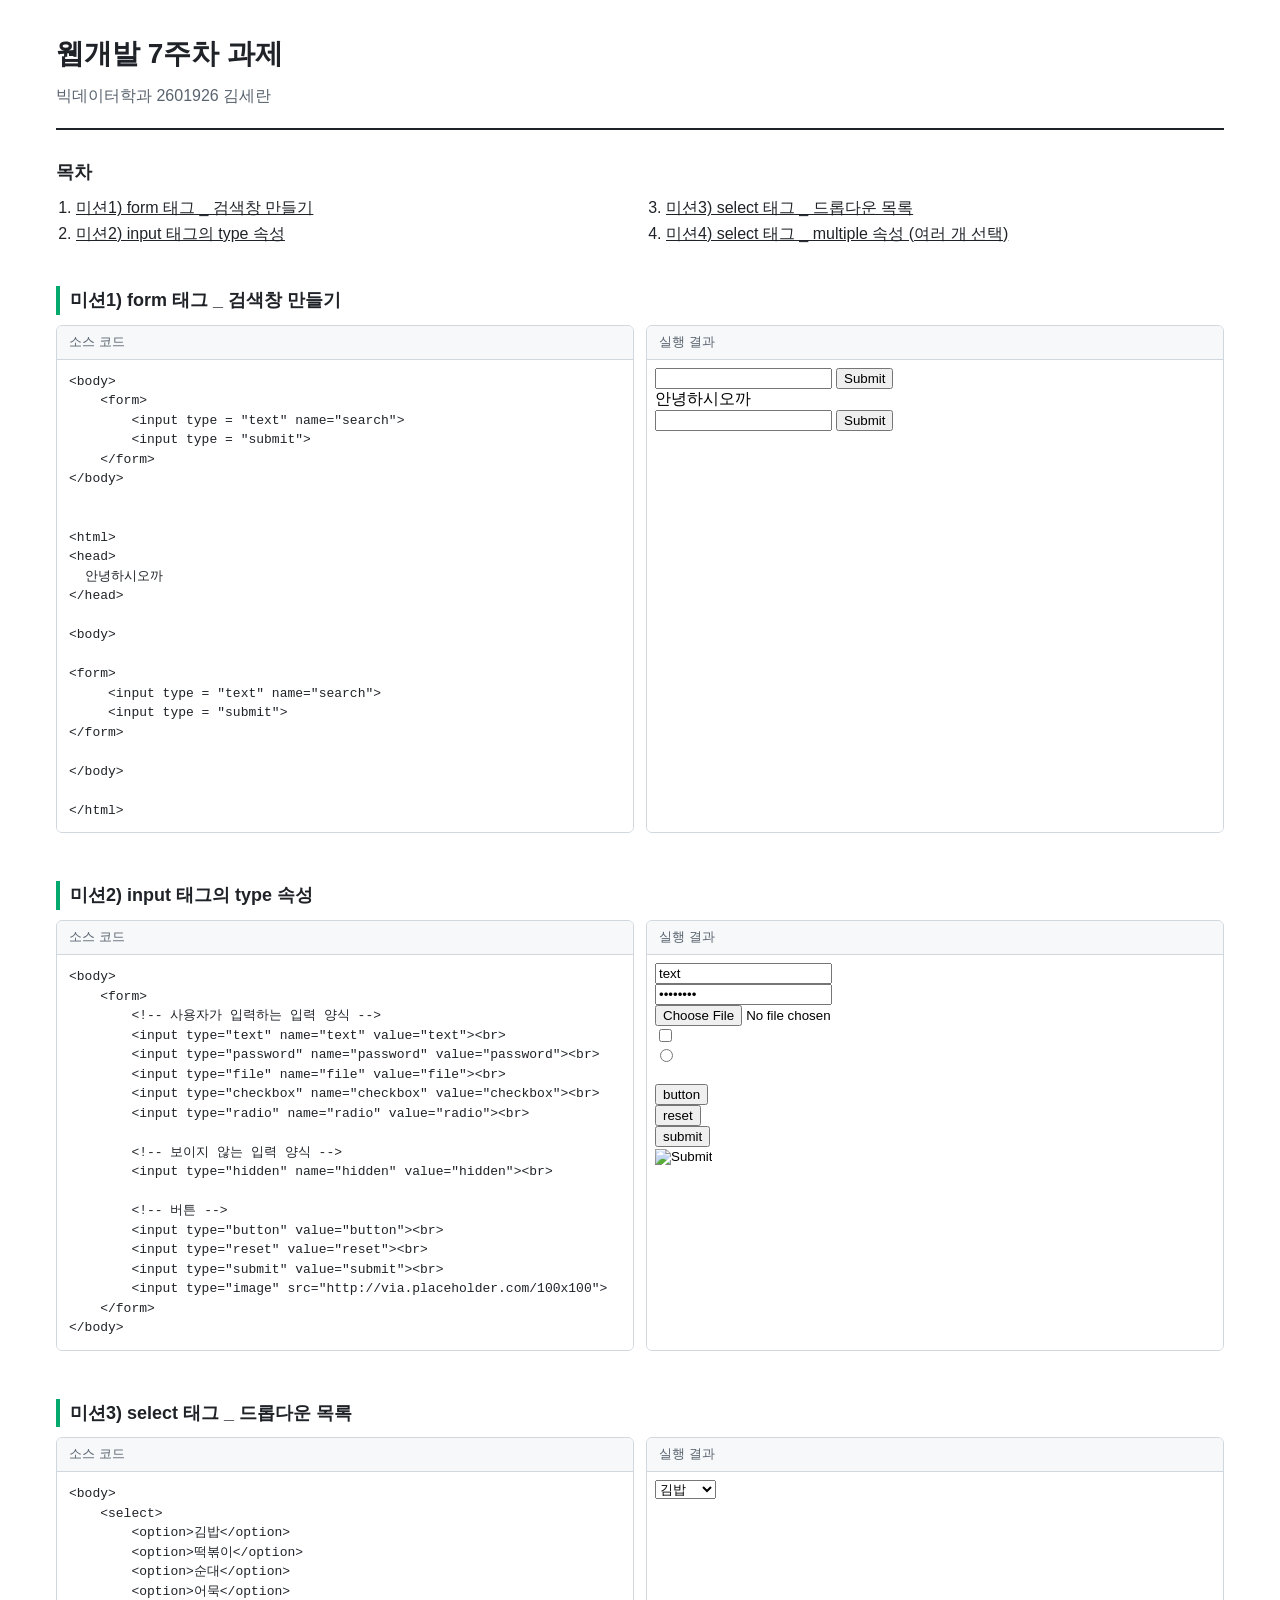
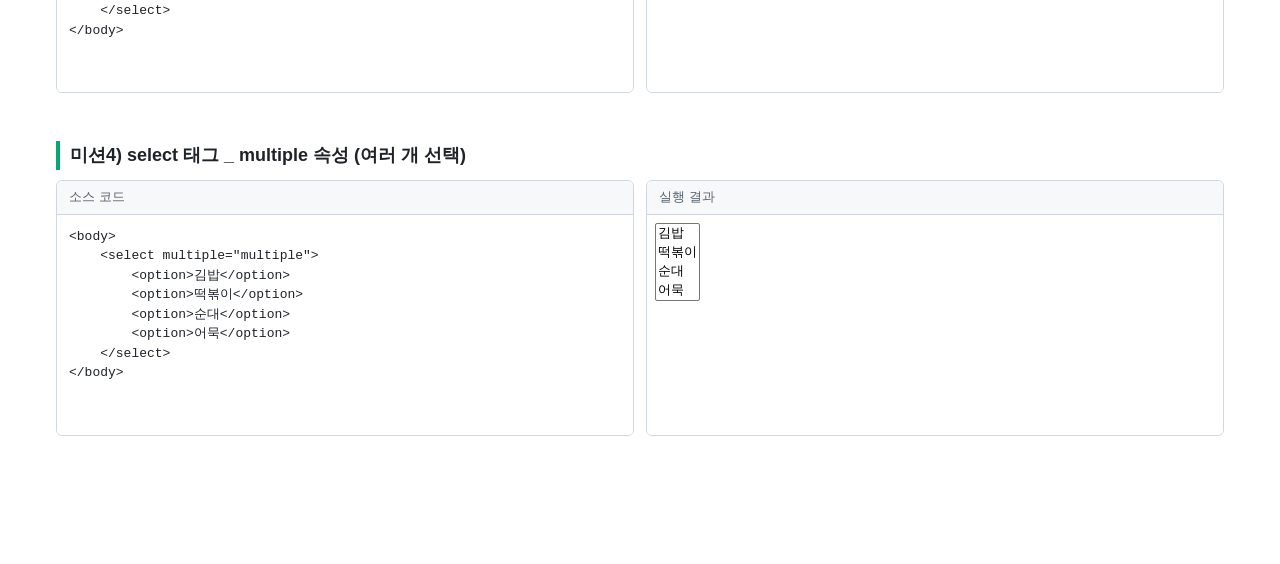
<file: W07/index.html>
<!DOCTYPE html>
<html lang="ko">
<head>
  <meta charset="UTF-8">
  <meta name="viewport" content="width=device-width, initial-scale=1">
  <title>웹개발 7주차 과제</title>
  <style>
    :root { --line:#d0d7de; --bar:#f6f8fa; --ink:#1f2328; --sub:#59636e; --accent:#04aa6d; }
    * { box-sizing: border-box; }
    body { margin:0; background:#fff; color:var(--ink);
      font-family: "Pretendard", "Malgun Gothic", "Apple SD Gothic Neo", sans-serif; line-height:1.6; }
    main { max-width:1200px; margin:0 auto; padding:32px 16px 80px; }
    header.cover { border-bottom:2px solid var(--ink); padding-bottom:20px; margin-bottom:28px; }
    header.cover h1 { margin:0 0 6px; font-size:28px; }
    header.cover p { margin:0; color:var(--sub); }
    nav h2 { font-size:18px; margin:0 0 8px; }
    nav ol { margin:0 0 40px; padding-left:20px; columns:2; column-gap:32px; }
    nav a { color:var(--ink); }
    section { margin:0 0 48px; scroll-margin-top:16px; }
    section h2 { font-size:18px; margin:0 0 10px; padding-left:10px; border-left:4px solid var(--accent); }
    .pair { display:grid; grid-template-columns:1fr 1fr; gap:12px; }
    .panel { border:1px solid var(--line); border-radius:6px; overflow:hidden; display:flex; flex-direction:column; min-width:0; }
    .bar { background:var(--bar); border-bottom:1px solid var(--line); padding:6px 12px; font-size:13px;
      color:var(--sub); display:flex; justify-content:space-between; }
    .bar a { color:var(--sub); }
    pre { margin:0; padding:12px; overflow:auto; font-size:13px; line-height:1.5; flex:1;
      font-family: Consolas, "D2Coding", monospace; background:#fff; }
    iframe { width:100%; min-height:220px; border:0; flex:1; background:#fff; }
    @media (max-width: 760px) { .pair { grid-template-columns:1fr; } nav ol { columns:1; } }
  </style>
</head>
<body>
<main>
  <header class="cover">
    <h1>웹개발 7주차 과제</h1>
    <p>빅데이터학과 2601926 김세란</p>
  </header>
  <nav>
    <h2>목차</h2>
    <ol>
      <li><a href="#m1">미션1) form 태그 _ 검색창 만들기</a></li>
      <li><a href="#m2">미션2) input 태그의 type 속성</a></li>
      <li><a href="#m3">미션3) select 태그 _ 드롭다운 목록</a></li>
      <li><a href="#m4">미션4) select 태그 _ multiple 속성 (여러 개 선택)</a></li>
    </ol>
  </nav>
  <section id="m1">
    <h2>미션1) form 태그 _ 검색창 만들기</h2>
    <div class="pair">
      <div class="panel">
        <div class="bar">소스 코드</div>
        <pre><code>&lt;body&gt;
    &lt;form&gt;
        &lt;input type = "text" name="search"&gt;
        &lt;input type = "submit"&gt;
    &lt;/form&gt;
&lt;/body&gt;


&lt;html&gt;
&lt;head&gt;
  안녕하시오까
&lt;/head&gt;

&lt;body&gt;

&lt;form&gt;
     &lt;input type = "text" name="search"&gt;
     &lt;input type = "submit"&gt;
&lt;/form&gt;

&lt;/body&gt;

&lt;/html&gt;</code></pre>
      </div>
      <div class="panel">
        <div class="bar">실행 결과</div>
        <iframe srcdoc="&lt;body&gt;
    &lt;form&gt;
        &lt;input type = &quot;text&quot; name=&quot;search&quot;&gt;
        &lt;input type = &quot;submit&quot;&gt;
    &lt;/form&gt;
&lt;/body&gt;


&lt;html&gt;
&lt;head&gt;
  안녕하시오까
&lt;/head&gt;

&lt;body&gt;

&lt;form&gt;
     &lt;input type = &quot;text&quot; name=&quot;search&quot;&gt;
     &lt;input type = &quot;submit&quot;&gt;
&lt;/form&gt;

&lt;/body&gt;

&lt;/html&gt;" title="미션1) 실행 결과"></iframe>
      </div>
    </div>
  </section>
  <section id="m2">
    <h2>미션2) input 태그의 type 속성</h2>
    <div class="pair">
      <div class="panel">
        <div class="bar">소스 코드</div>
        <pre><code>&lt;body&gt;
    &lt;form&gt;
        &lt;!-- 사용자가 입력하는 입력 양식 --&gt;
        &lt;input type="text" name="text" value="text"&gt;&lt;br&gt;
        &lt;input type="password" name="password" value="password"&gt;&lt;br&gt;
        &lt;input type="file" name="file" value="file"&gt;&lt;br&gt;
        &lt;input type="checkbox" name="checkbox" value="checkbox"&gt;&lt;br&gt;
        &lt;input type="radio" name="radio" value="radio"&gt;&lt;br&gt;

        &lt;!-- 보이지 않는 입력 양식 --&gt;
        &lt;input type="hidden" name="hidden" value="hidden"&gt;&lt;br&gt;

        &lt;!-- 버튼 --&gt;
        &lt;input type="button" value="button"&gt;&lt;br&gt;
        &lt;input type="reset" value="reset"&gt;&lt;br&gt;
        &lt;input type="submit" value="submit"&gt;&lt;br&gt;
        &lt;input type="image" src="http://via.placeholder.com/100x100"&gt;
    &lt;/form&gt;
&lt;/body&gt;</code></pre>
      </div>
      <div class="panel">
        <div class="bar">실행 결과</div>
        <iframe srcdoc="&lt;body&gt;
    &lt;form&gt;
        &lt;!-- 사용자가 입력하는 입력 양식 --&gt;
        &lt;input type=&quot;text&quot; name=&quot;text&quot; value=&quot;text&quot;&gt;&lt;br&gt;
        &lt;input type=&quot;password&quot; name=&quot;password&quot; value=&quot;password&quot;&gt;&lt;br&gt;
        &lt;input type=&quot;file&quot; name=&quot;file&quot; value=&quot;file&quot;&gt;&lt;br&gt;
        &lt;input type=&quot;checkbox&quot; name=&quot;checkbox&quot; value=&quot;checkbox&quot;&gt;&lt;br&gt;
        &lt;input type=&quot;radio&quot; name=&quot;radio&quot; value=&quot;radio&quot;&gt;&lt;br&gt;

        &lt;!-- 보이지 않는 입력 양식 --&gt;
        &lt;input type=&quot;hidden&quot; name=&quot;hidden&quot; value=&quot;hidden&quot;&gt;&lt;br&gt;

        &lt;!-- 버튼 --&gt;
        &lt;input type=&quot;button&quot; value=&quot;button&quot;&gt;&lt;br&gt;
        &lt;input type=&quot;reset&quot; value=&quot;reset&quot;&gt;&lt;br&gt;
        &lt;input type=&quot;submit&quot; value=&quot;submit&quot;&gt;&lt;br&gt;
        &lt;input type=&quot;image&quot; src=&quot;http://via.placeholder.com/100x100&quot;&gt;
    &lt;/form&gt;
&lt;/body&gt;" title="미션2) 실행 결과"></iframe>
      </div>
    </div>
  </section>
  <section id="m3">
    <h2>미션3) select 태그 _ 드롭다운 목록</h2>
    <div class="pair">
      <div class="panel">
        <div class="bar">소스 코드</div>
        <pre><code>&lt;body&gt;
    &lt;select&gt;
        &lt;option&gt;김밥&lt;/option&gt;
        &lt;option&gt;떡볶이&lt;/option&gt;
        &lt;option&gt;순대&lt;/option&gt;
        &lt;option&gt;어묵&lt;/option&gt;
    &lt;/select&gt;
&lt;/body&gt;</code></pre>
      </div>
      <div class="panel">
        <div class="bar">실행 결과</div>
        <iframe srcdoc="&lt;body&gt;
    &lt;select&gt;
        &lt;option&gt;김밥&lt;/option&gt;
        &lt;option&gt;떡볶이&lt;/option&gt;
        &lt;option&gt;순대&lt;/option&gt;
        &lt;option&gt;어묵&lt;/option&gt;
    &lt;/select&gt;
&lt;/body&gt;" title="미션3) 실행 결과"></iframe>
      </div>
    </div>
  </section>
  <section id="m4">
    <h2>미션4) select 태그 _ multiple 속성 (여러 개 선택)</h2>
    <div class="pair">
      <div class="panel">
        <div class="bar">소스 코드</div>
        <pre><code>&lt;body&gt;
    &lt;select multiple="multiple"&gt;
        &lt;option&gt;김밥&lt;/option&gt;
        &lt;option&gt;떡볶이&lt;/option&gt;
        &lt;option&gt;순대&lt;/option&gt;
        &lt;option&gt;어묵&lt;/option&gt;
    &lt;/select&gt;
&lt;/body&gt;</code></pre>
      </div>
      <div class="panel">
        <div class="bar">실행 결과</div>
        <iframe srcdoc="&lt;body&gt;
    &lt;select multiple=&quot;multiple&quot;&gt;
        &lt;option&gt;김밥&lt;/option&gt;
        &lt;option&gt;떡볶이&lt;/option&gt;
        &lt;option&gt;순대&lt;/option&gt;
        &lt;option&gt;어묵&lt;/option&gt;
    &lt;/select&gt;
&lt;/body&gt;" title="미션4) 실행 결과"></iframe>
      </div>
    </div>
  </section>
</main>
<script>
  // 결과 칸 높이를 내용에 맞추고, 결과 안의 링크는 새 탭에서 열리게 함
  function fit(f) {
    try {
      var d = f.contentDocument;
      if (!d || !d.body) return;
      d.querySelectorAll('a[href]').forEach(function (a) {
        if (!a.getAttribute('href').startsWith('#')) a.target = '_blank';
      });
      f.style.height = Math.max(220, d.documentElement.scrollHeight + 20) + 'px';
    } catch (e) {}
  }
  document.querySelectorAll('iframe').forEach(function (f) {
    f.addEventListener('load', function () { fit(f); });
    fit(f);
  });
  window.addEventListener('load', function () {
    document.querySelectorAll('iframe').forEach(fit);
  });
</script>
</body>
</html>
</file>
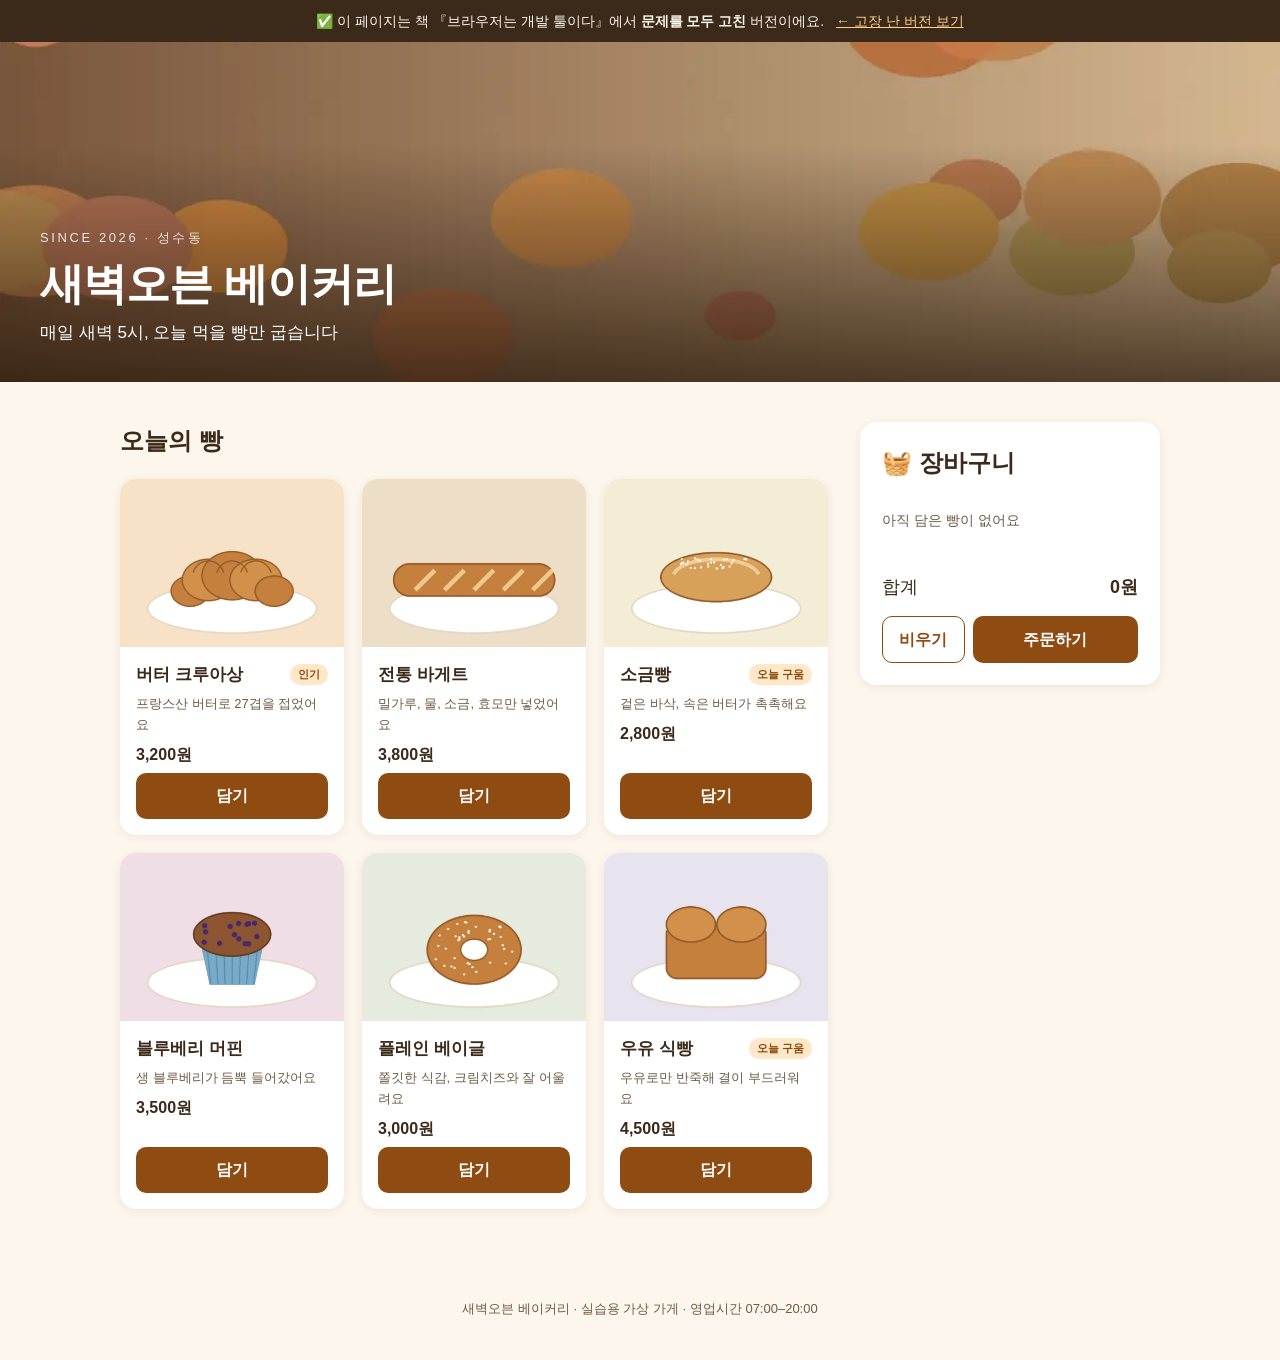
<file: devtools-lab/fixed/index.html>
<!DOCTYPE html>
<html lang="ko">
<head>
  <meta charset="UTF-8">
  <meta name="viewport" content="width=device-width, initial-scale=1.0">
  <title>새벽오븐 베이커리</title>
  <meta name="description" content="매일 새벽 5시에 굽는 성수동 동네 빵집, 새벽오븐 베이커리의 오늘의 빵 메뉴와 장바구니">
  <link rel="icon" href="images/favicon.svg" type="image/svg+xml">
  <link rel="stylesheet" href="style.css">
</head>
<body>
  <div class="lab-note">
    ✅ 이 페이지는 책 『브라우저는 개발 툴이다』에서 <b>문제를 모두 고친</b> 버전이에요.
    <a href="../">← 고장 난 버전 보기</a>
  </div>

  <header class="hero">
    <img src="images/hero.webp" class="hero-bg" alt="" width="1200" height="660" fetchpriority="high">
    <div class="hero-text">
      <p class="eyebrow">SINCE 2026 · 성수동</p>
      <h1>새벽오븐 베이커리</h1>
      <p class="tagline">매일 새벽 5시, 오늘 먹을 빵만 굽습니다</p>
    </div>
  </header>

  <main>
    <section class="menu">
      <h2>오늘의 빵</h2>
      <div id="menu-list" class="menu-list">
        <!-- 고침: 카드를 미리 그려 두어 menu.json이 늦게 와도 화면이 밀리지 않아요(CLS) -->
    <article class="card">
      <img src="images/croissant.webp" alt="버터 크루아상" width="400" height="300" loading="lazy">
      <div class="card-body">
        <div class="card-title">
          <h3>버터 크루아상</h3>
          <span class="badge">인기</span>
        </div>
        <p class="desc">프랑스산 버터로 27겹을 접었어요</p>
        <p class="price">3,200원</p>
        <button class="add-btn" data-name="버터 크루아상" data-price="3200">담기</button>
      </div>
    </article>
    <article class="card">
      <img src="images/baguette.webp" alt="전통 바게트" width="400" height="300" loading="lazy">
      <div class="card-body">
        <div class="card-title">
          <h3>전통 바게트</h3>
          
        </div>
        <p class="desc">밀가루, 물, 소금, 효모만 넣었어요</p>
        <p class="price">3,800원</p>
        <button class="add-btn" data-name="전통 바게트" data-price="3800">담기</button>
      </div>
    </article>
    <article class="card">
      <img src="images/salt-bread.webp" alt="소금빵" width="400" height="300" loading="lazy">
      <div class="card-body">
        <div class="card-title">
          <h3>소금빵</h3>
          <span class="badge">오늘 구움</span>
        </div>
        <p class="desc">겉은 바삭, 속은 버터가 촉촉해요</p>
        <p class="price">2,800원</p>
        <button class="add-btn" data-name="소금빵" data-price="2800">담기</button>
      </div>
    </article>
    <article class="card">
      <img src="images/muffin.webp" alt="블루베리 머핀" width="400" height="300" loading="lazy">
      <div class="card-body">
        <div class="card-title">
          <h3>블루베리 머핀</h3>
          
        </div>
        <p class="desc">생 블루베리가 듬뿍 들어갔어요</p>
        <p class="price">3,500원</p>
        <button class="add-btn" data-name="블루베리 머핀" data-price="3500">담기</button>
      </div>
    </article>
    <article class="card">
      <img src="images/bagel.webp" alt="플레인 베이글" width="400" height="300" loading="lazy">
      <div class="card-body">
        <div class="card-title">
          <h3>플레인 베이글</h3>
          
        </div>
        <p class="desc">쫄깃한 식감, 크림치즈와 잘 어울려요</p>
        <p class="price">3,000원</p>
        <button class="add-btn" data-name="플레인 베이글" data-price="3000">담기</button>
      </div>
    </article>
    <article class="card">
      <img src="images/milk-loaf.webp" alt="우유 식빵" width="400" height="300" loading="lazy">
      <div class="card-body">
        <div class="card-title">
          <h3>우유 식빵</h3>
          <span class="badge">오늘 구움</span>
        </div>
        <p class="desc">우유로만 반죽해 결이 부드러워요</p>
        <p class="price">4,500원</p>
        <button class="add-btn" data-name="우유 식빵" data-price="4500">담기</button>
      </div>
    </article>
      </div>
    </section>

    <aside class="cart">
      <h2>🧺 장바구니</h2>
      <ul id="cart-list"></ul>
      <p id="order-msg" class="order-msg" role="status"></p>
      <p class="total">합계 <strong id="cart-total">0원</strong></p>
      <div class="cart-buttons">
        <button id="clear-btn" class="ghost">비우기</button>
        <button id="order-btn">주문하기</button>
      </div>
    </aside>
  </main>

  <footer>
    <p>새벽오븐 베이커리 · 실습용 가상 가게 · 영업시간 07:00–20:00</p>
  </footer>

  <script src="app.js"></script>
</body>
</html>
</file>
<file: devtools-lab/fixed/style.css>
* { box-sizing: border-box; margin: 0; padding: 0; }

body {
  font-family: "Pretendard", "Noto Sans KR", "Apple SD Gothic Neo", sans-serif;
  background: #fdf6ec;
  color: #3b2a1a;
  line-height: 1.6;
}

.lab-note {
  background: #3b2a1a;
  color: #fdf6ec;
  font-size: 14px;
  padding: 10px 20px;
  text-align: center;
}
.lab-note a { color: #ffcf8a; margin-left: 8px; }

/* ---------- 상단 히어로 ---------- */
.hero {
  position: relative;
  height: 340px;
  overflow: hidden;
  display: flex;
  align-items: flex-end;
}
.hero-bg {
  position: absolute;
  inset: 0;
  width: 100%;
  height: 100%;
  object-fit: cover;
}
.hero-text {
  position: relative;
  padding: 36px 40px;
  color: #fff;
}
.eyebrow { font-size: 13px; letter-spacing: .2em; opacity: .85; }
.hero h1 { font-size: 44px; font-weight: 800; letter-spacing: -.02em; }

/* 고침: 사진 위에 어두운 그라데이션을 깔고 글자는 흰색으로 */
.hero::after {
  content: "";
  position: absolute;
  inset: 0;
  background: linear-gradient(to top, rgba(40, 24, 10, .75), rgba(40, 24, 10, 0) 70%);
}
.hero-text { z-index: 1; }
.tagline {
  color: #ffffff;
  font-size: 17px;
}

/* ---------- 본문 ---------- */
main {
  max-width: 1080px;
  margin: 0 auto;
  padding: 40px 20px 60px;
  display: grid;
  grid-template-columns: 1fr 300px;
  gap: 32px;
  align-items: start;
}
h2 { font-size: 24px; margin-bottom: 18px; }

.menu-list {
  display: grid;
  grid-template-columns: repeat(auto-fill, minmax(220px, 1fr));
  gap: 18px;
}

.card {
  background: #fff;
  border-radius: 16px;
  overflow: hidden;
  box-shadow: 0 2px 10px rgba(59, 42, 26, .08);
  display: flex;
  flex-direction: column;
}
.card img { width: 100%; height: auto; aspect-ratio: 4 / 3; display: block; background: #f1e4d3; }
.card-body { padding: 14px 16px 16px; display: flex; flex-direction: column; gap: 6px; flex: 1; }
.card-title { display: flex; justify-content: space-between; align-items: center; }
.card h3 { font-size: 17px; }
.badge {
  font-size: 11px;
  font-weight: 700;
  background: #ffe7c7;
  color: #8a4a0e;   /* 고침: 배지 글자 대비 5.7:1 */
  padding: 2px 8px;
  border-radius: 999px;
}
/* 고침: 설명 글자를 진하게 (명도 대비 4.5:1 이상) */
.card .desc { font-size: 13px; color: #6f5a45; }
.card .price { font-weight: 700; font-size: 16px; }

button {
  font: inherit;
  font-weight: 700;
  border: none;
  border-radius: 10px;
  padding: 10px 14px;
  background: #8f4c12;   /* 고침: 흰 글자와 대비 6.5:1 */
  color: #fff;
  cursor: pointer;
}
button:hover { background: #6e3a0e; }
button.ghost { background: transparent; color: #8f4c12; border: 1.5px solid #8f4c12; }
.card button { margin-top: auto; }

/* ---------- 장바구니 ---------- */
.cart {
  position: sticky;
  top: 20px;
  background: #fff;
  border-radius: 16px;
  padding: 22px;
  box-shadow: 0 2px 10px rgba(59, 42, 26, .08);
}
#cart-list { list-style: none; min-height: 60px; margin-bottom: 12px; }
#cart-list li {
  display: flex;
  justify-content: space-between;
  padding: 8px 0;
  border-bottom: 1px dashed #ead9c4;
  font-size: 14px;
}
#cart-list li.empty { color: #6f5a45; border: none; }
.total { display: flex; justify-content: space-between; font-size: 18px; margin-bottom: 14px; }
.cart-buttons { display: grid; grid-template-columns: 1fr 2fr; gap: 8px; }

footer { text-align: center; font-size: 13px; color: #6f5a45; padding: 30px 20px 40px; }

@media (max-width: 760px) {
  main { grid-template-columns: 1fr; }
  .cart { position: static; }
  .hero h1 { font-size: 32px; }
}

.order-msg { font-size: 14px; color: #2f6b2f; font-weight: 700; min-height: 0; }
.order-msg:not(:empty) { margin-bottom: 10px; }
</file>
